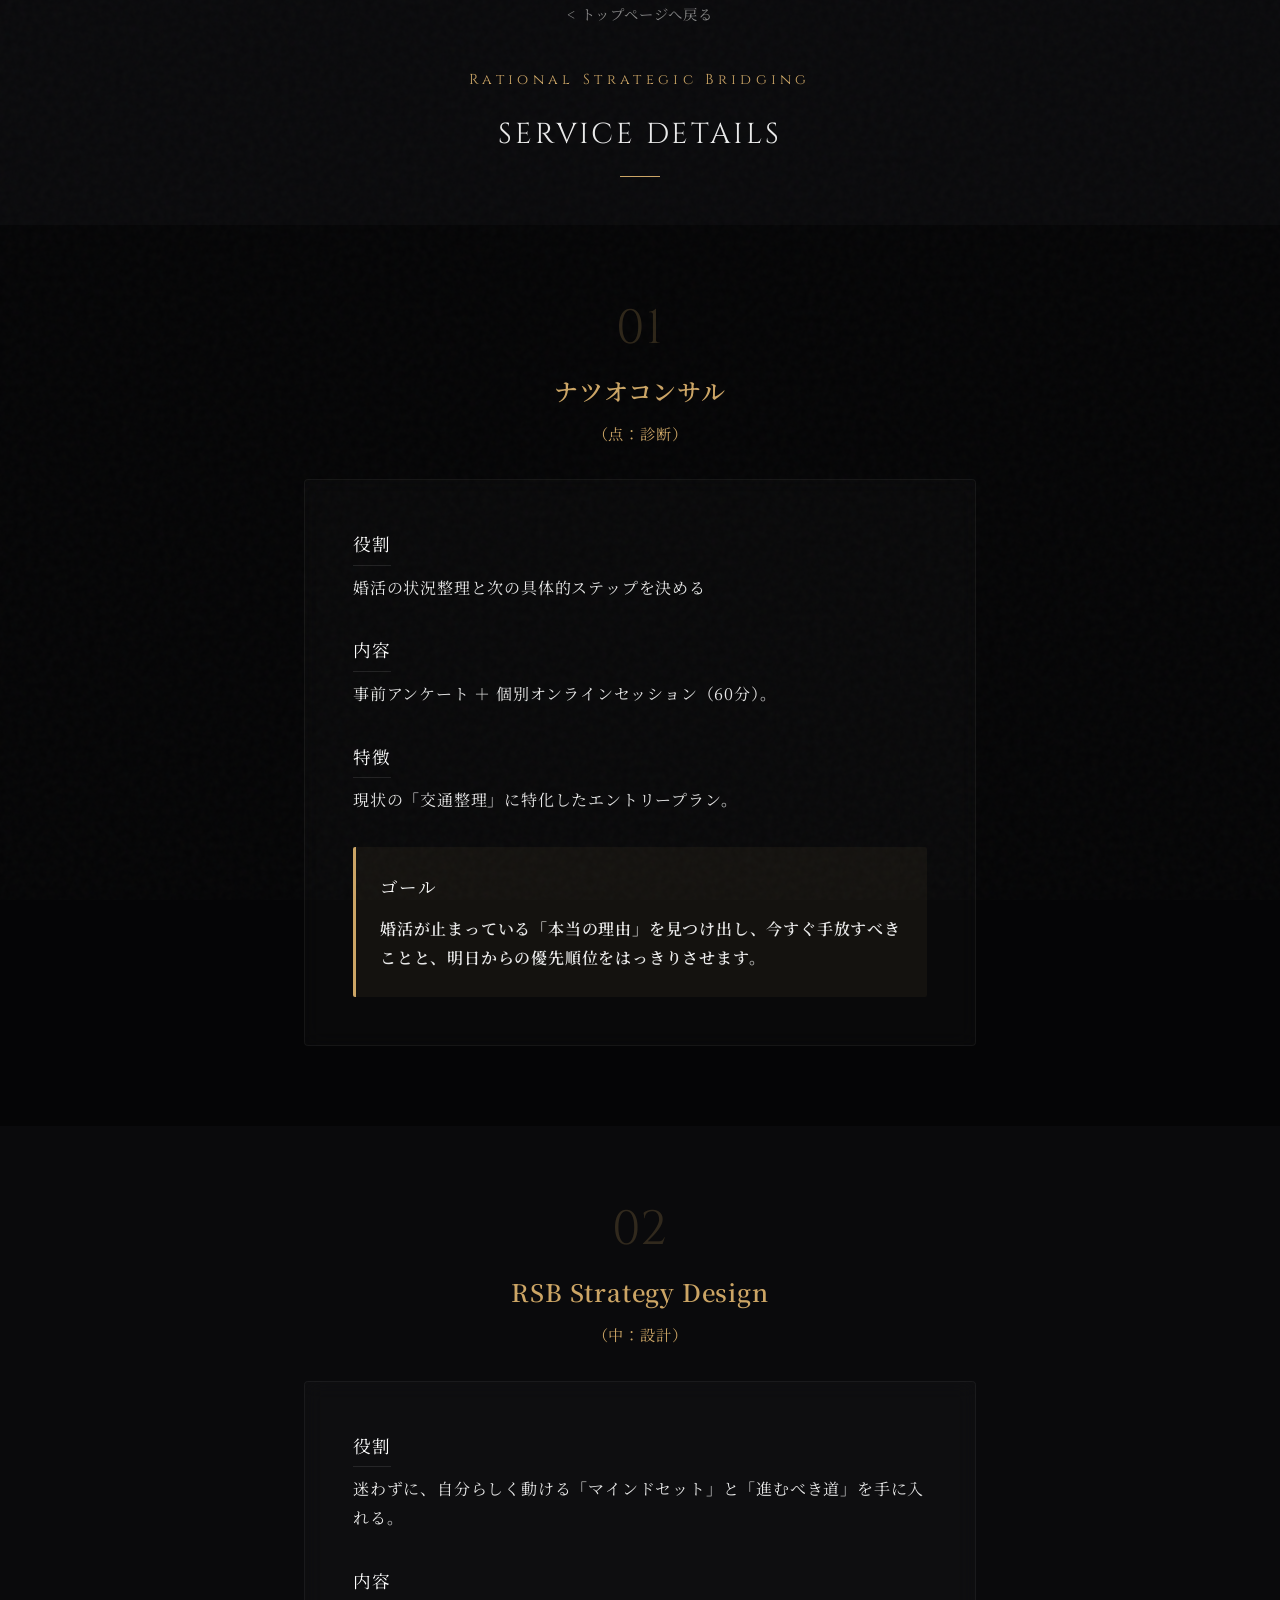
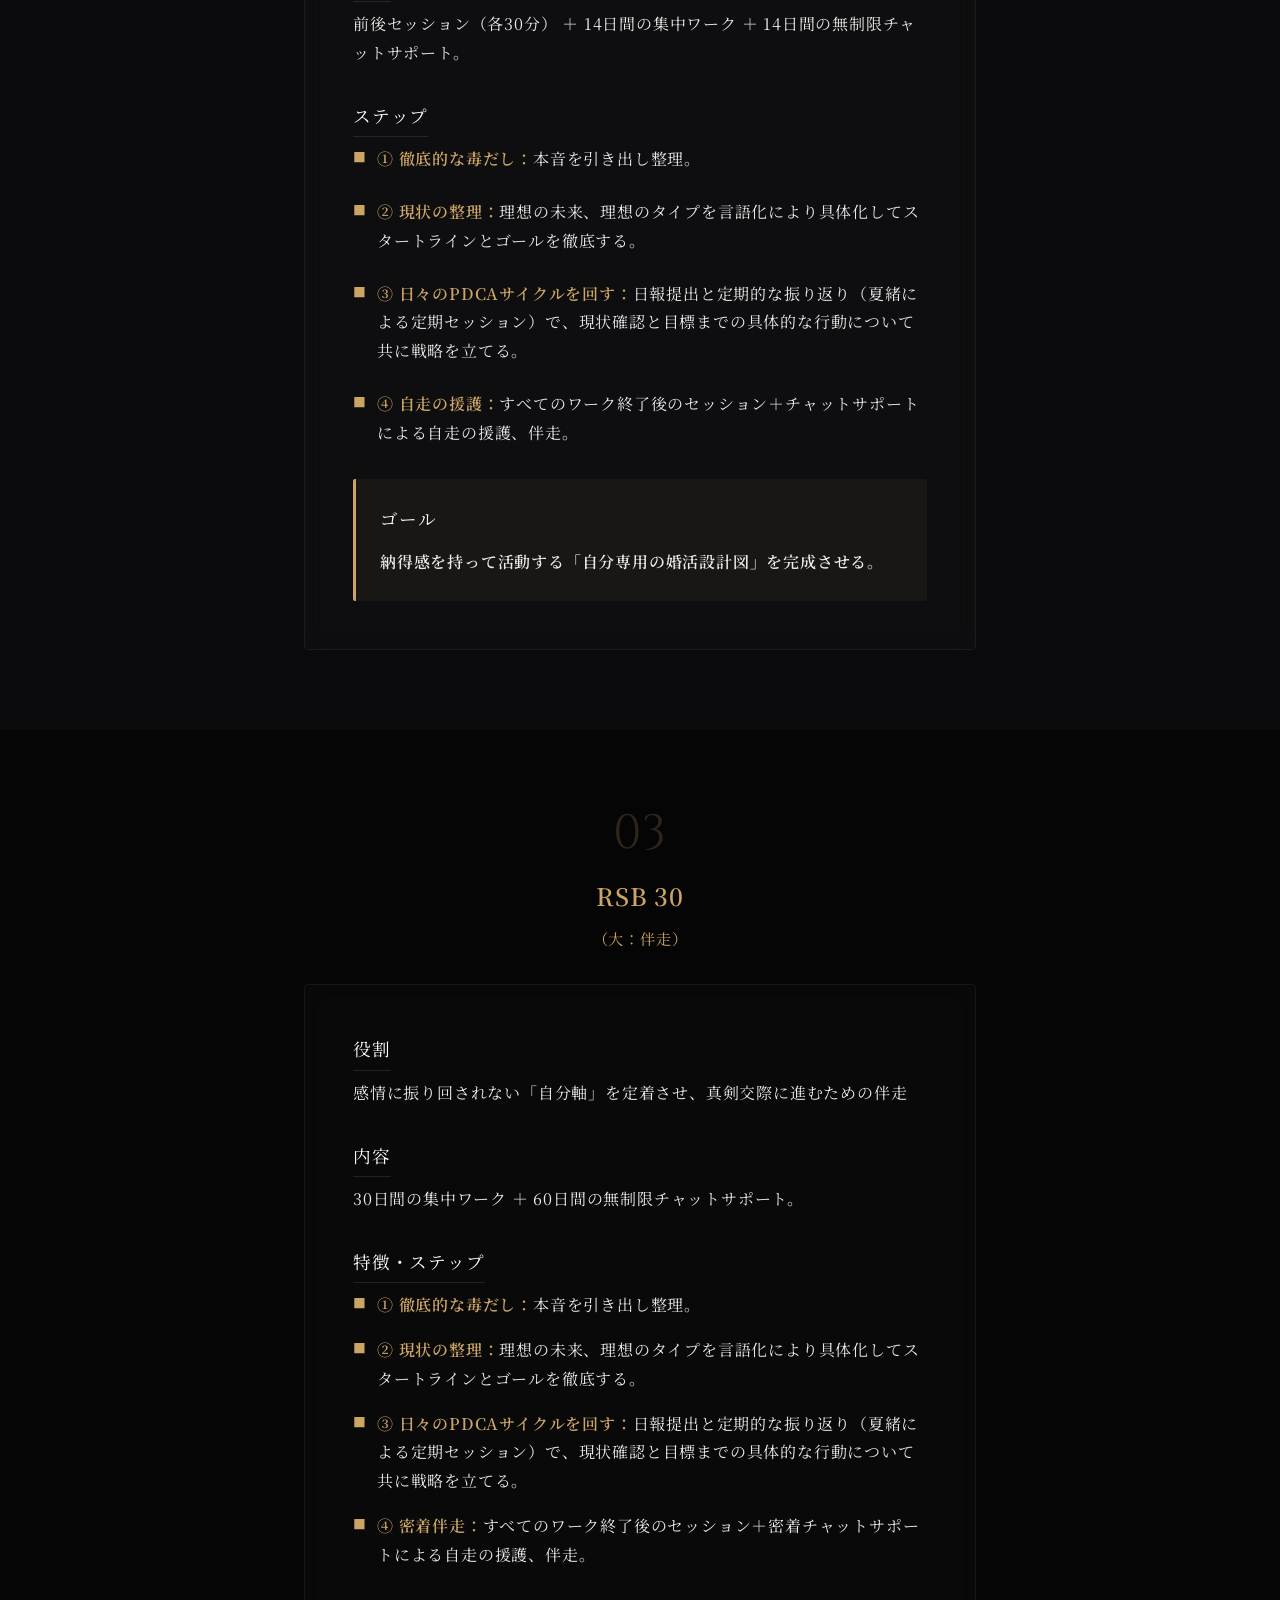
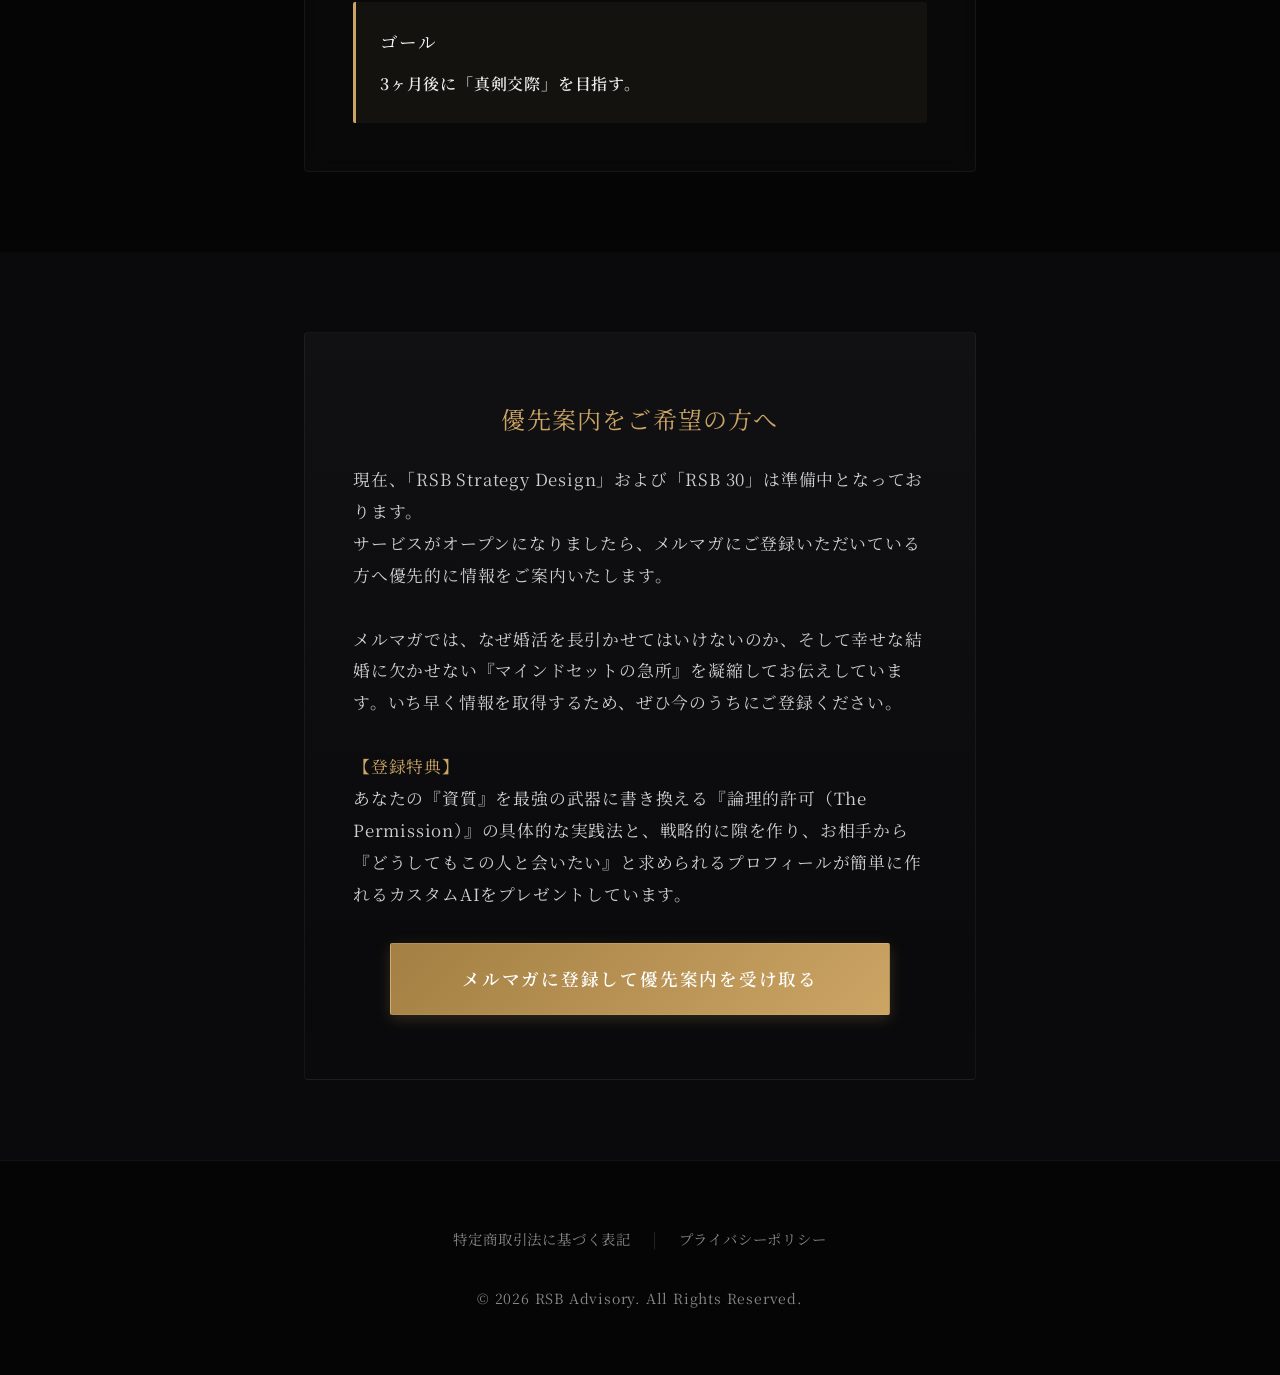
<file: 08RSB LP/services.html>
<!DOCTYPE html>
<html lang="ja">

<head>
    <meta charset="UTF-8">
    <meta name="viewport" content="width=device-width, initial-scale=1.0">
    <title>サービス詳細 | RSB | Rational Strategic Bridging</title>
    <meta name="description" content="RSB各種サービス（ナツオコンサル、RSBストラテジーデザイン、RSB 30）の詳細ページです。">
    <link rel="stylesheet" href="styles.css">
    <link rel="preconnect" href="https://fonts.googleapis.com">
    <link rel="preconnect" href="https://fonts.gstatic.com" crossorigin>
    <link href="https://fonts.googleapis.com/css2?family=Cinzel:wght@400;600&family=Noto+Serif+JP:wght@300;400;600&display=swap" rel="stylesheet">
</head>

<body>
    <div class="noise-overlay"></div>

    <header class="py-10 text-center fade-in">
        <a href="index.html" class="back-link">&lt; トップページへ戻る</a>
        <h1 class="brand-subtitle mt-6">Rational Strategic Bridging</h1>
        <h2 class="section-title">SERVICE DETAILS</h2>
    </header>

    <main>
        <!-- ① ナツオコンサル -->
        <section id="natsuo" class="service-detail-section py-20 fade-in-scroll bg-darker">
            <div class="container narrow">
                <div class="service-header text-center mb-10">
                    <div class="method-letter">01</div>
                    <h2 class="gold-text text-2xl font-bold">ナツオコンサル</h2>
                    <p class="method-jp text-gray mt-2">（点：診断）</p>
                </div>

                <div class="service-body message-box">
                    <div class="detail-block">
                        <h4 class="detail-label">役割</h4>
                        <p>婚活の状況整理と次の具体的ステップを決める</p>
                    </div>
                    
                    <div class="detail-block">
                        <h4 class="detail-label">内容</h4>
                        <p>事前アンケート ＋ 個別オンラインセッション（60分）。</p>
                    </div>
                    
                    <div class="detail-block">
                        <h4 class="detail-label">特徴</h4>
                        <p>現状の「交通整理」に特化したエントリープラン。</p>
                    </div>

                    <div class="detail-block goal-block mt-8">
                        <h4 class="detail-label text-gold">ゴール</h4>
                        <p class="font-bold">婚活が止まっている「本当の理由」を見つけ出し、今すぐ手放すべきことと、明日からの優先順位をはっきりさせます。</p>
                    </div>
                </div>
            </div>
        </section>

        <!-- ② RSB ストラテジーデザイン -->
        <section id="strategy" class="service-detail-section py-20 fade-in-scroll">
            <div class="container narrow">
                <div class="service-header text-center mb-10">
                    <div class="method-letter">02</div>
                    <h2 class="gold-text text-2xl font-bold">RSB Strategy Design</h2>
                    <p class="method-jp text-gray mt-2">（中：設計）</p>
                </div>

                <div class="service-body message-box">
                    <div class="detail-block">
                        <h4 class="detail-label">役割</h4>
                        <p>迷わずに、自分らしく動ける「マインドセット」と「進むべき道」を手に入れる。</p>
                    </div>
                    
                    <div class="detail-block">
                        <h4 class="detail-label">内容</h4>
                        <p>前後セッション（各30分） ＋ 14日間の集中ワーク ＋ 14日間の無制限チャットサポート。</p>
                    </div>
                    
                    <div class="detail-block">
                        <h4 class="detail-label">ステップ</h4>
                        <ul class="step-list">
                            <li><span class="step-title">① 徹底的な毒だし：</span>本音を引き出し整理。</li>
                            <li><span class="step-title">② 現状の整理：</span>理想の未来、理想のタイプを言語化により具体化してスタートラインとゴールを徹底する。</li>
                            <li><span class="step-title">③ 日々のPDCAサイクルを回す：</span>日報提出と定期的な振り返り（夏緒による定期セッション）で、現状確認と目標までの具体的な行動について共に戦略を立てる。</li>
                            <li><span class="step-title">④ 自走の援護：</span>すべてのワーク終了後のセッション＋チャットサポートによる自走の援護、伴走。</li>
                        </ul>
                    </div>

                    <div class="detail-block goal-block mt-8">
                        <h4 class="detail-label text-gold">ゴール</h4>
                        <p class="font-bold">納得感を持って活動する「自分専用の婚活設計図」を完成させる。</p>
                    </div>
                </div>
            </div>
        </section>

        <!-- ③ RSB 30 -->
        <section id="rsb30" class="service-detail-section py-20 fade-in-scroll bg-darker">
            <div class="container narrow">
                <div class="service-header text-center mb-10">
                    <div class="method-letter">03</div>
                    <h2 class="gold-text text-2xl font-bold">RSB 30</h2>
                    <p class="method-jp text-gray mt-2">（大：伴走）</p>
                </div>

                <div class="service-body message-box">
                    <div class="detail-block">
                        <h4 class="detail-label">役割</h4>
                        <p>感情に振り回されない「自分軸」を定着させ、真剣交際に進むための伴走</p>
                    </div>
                    
                    <div class="detail-block">
                        <h4 class="detail-label">内容</h4>
                        <p>30日間の集中ワーク ＋ 60日間の無制限チャットサポート。</p>
                    </div>
                    
                    <div class="detail-block">
                        <h4 class="detail-label">特徴・ステップ</h4>
                        <ul class="step-list feature-list">
                            <li><span class="step-title">① 徹底的な毒だし：</span>本音を引き出し整理。</li>
                            <li><span class="step-title">② 現状の整理：</span>理想の未来、理想のタイプを言語化により具体化してスタートラインとゴールを徹底する。</li>
                            <li><span class="step-title">③ 日々のPDCAサイクルを回す：</span>日報提出と定期的な振り返り（夏緒による定期セッション）で、現状確認と目標までの具体的な行動について共に戦略を立てる。</li>
                            <li><span class="step-title">④ 密着伴走：</span>すべてのワーク終了後のセッション＋密着チャットサポートによる自走の援護、伴走。</li>
                        </ul>
                    </div>

                    <div class="detail-block goal-block mt-8">
                        <h4 class="detail-label text-gold">ゴール</h4>
                        <p class="font-bold">3ヶ月後に「真剣交際」を目指す。</p>
                    </div>
                </div>
            </div>
        </section>

        <!-- CTA -->
        <section class="offer-section py-20 fade-in-scroll">
            <div class="container narrow text-center">
                <div class="cta-card">
                    <h3 class="mb-6 gold-text">優先案内をご希望の方へ</h3>
                    <p class="cta-message text-left">
                        現在、「RSB Strategy Design」および「RSB 30」は準備中となっております。<br>
                        サービスがオープンになりましたら、メルマガにご登録いただいている方へ優先的に情報をご案内いたします。<br><br>
                        メルマガでは、なぜ婚活を長引かせてはいけないのか、そして幸せな結婚に欠かせない『マインドセットの急所』を凝縮してお伝えしています。いち早く情報を取得するため、ぜひ今のうちにご登録ください。<br><br>
                        <span class="gold-text">【登録特典】</span><br>
                        あなたの『資質』を最強の武器に書き換える『論理的許可（The Permission）』の具体的な実践法と、戦略的に隙を作り、お相手から『どうしてもこの人と会いたい』と求められるプロフィールが簡単に作れるカスタムAIをプレゼントしています。
                    </p>
                    <a href="https://rsb90.jp/p/r/OHGGP9nx" target="_blank" rel="noopener noreferrer" class="btn-primary btn-large mt-8">メルマガに登録して優先案内を受け取る</a>
                </div>
            </div>
        </section>

    </main>

    <footer class="legal-section">
        <div class="container narrow text-center">
            <div class="footer-links mb-8">
                <a href="tokusho.html">特定商取引法に基づく表記</a>
                <span class="separator">|</span>
                <a href="#">プライバシーポリシー</a>
            </div>
            <p class="copyright text-sm text-gray">© 2026 RSB Advisory. All Rights Reserved.</p>
        </div>
    </footer>

    <script>
        document.addEventListener("DOMContentLoaded", function () {
            const elements = document.querySelectorAll('.fade-in-scroll');
            const observer = new IntersectionObserver((entries) => {
                entries.forEach(entry => {
                    if (entry.isIntersecting) {
                        entry.target.classList.add('visible');
                    }
                });
            }, {
                threshold: 0.1
            });
            elements.forEach(element => {
                observer.observe(element);
            });
        });
    </script>
</body>

</html>
</file>
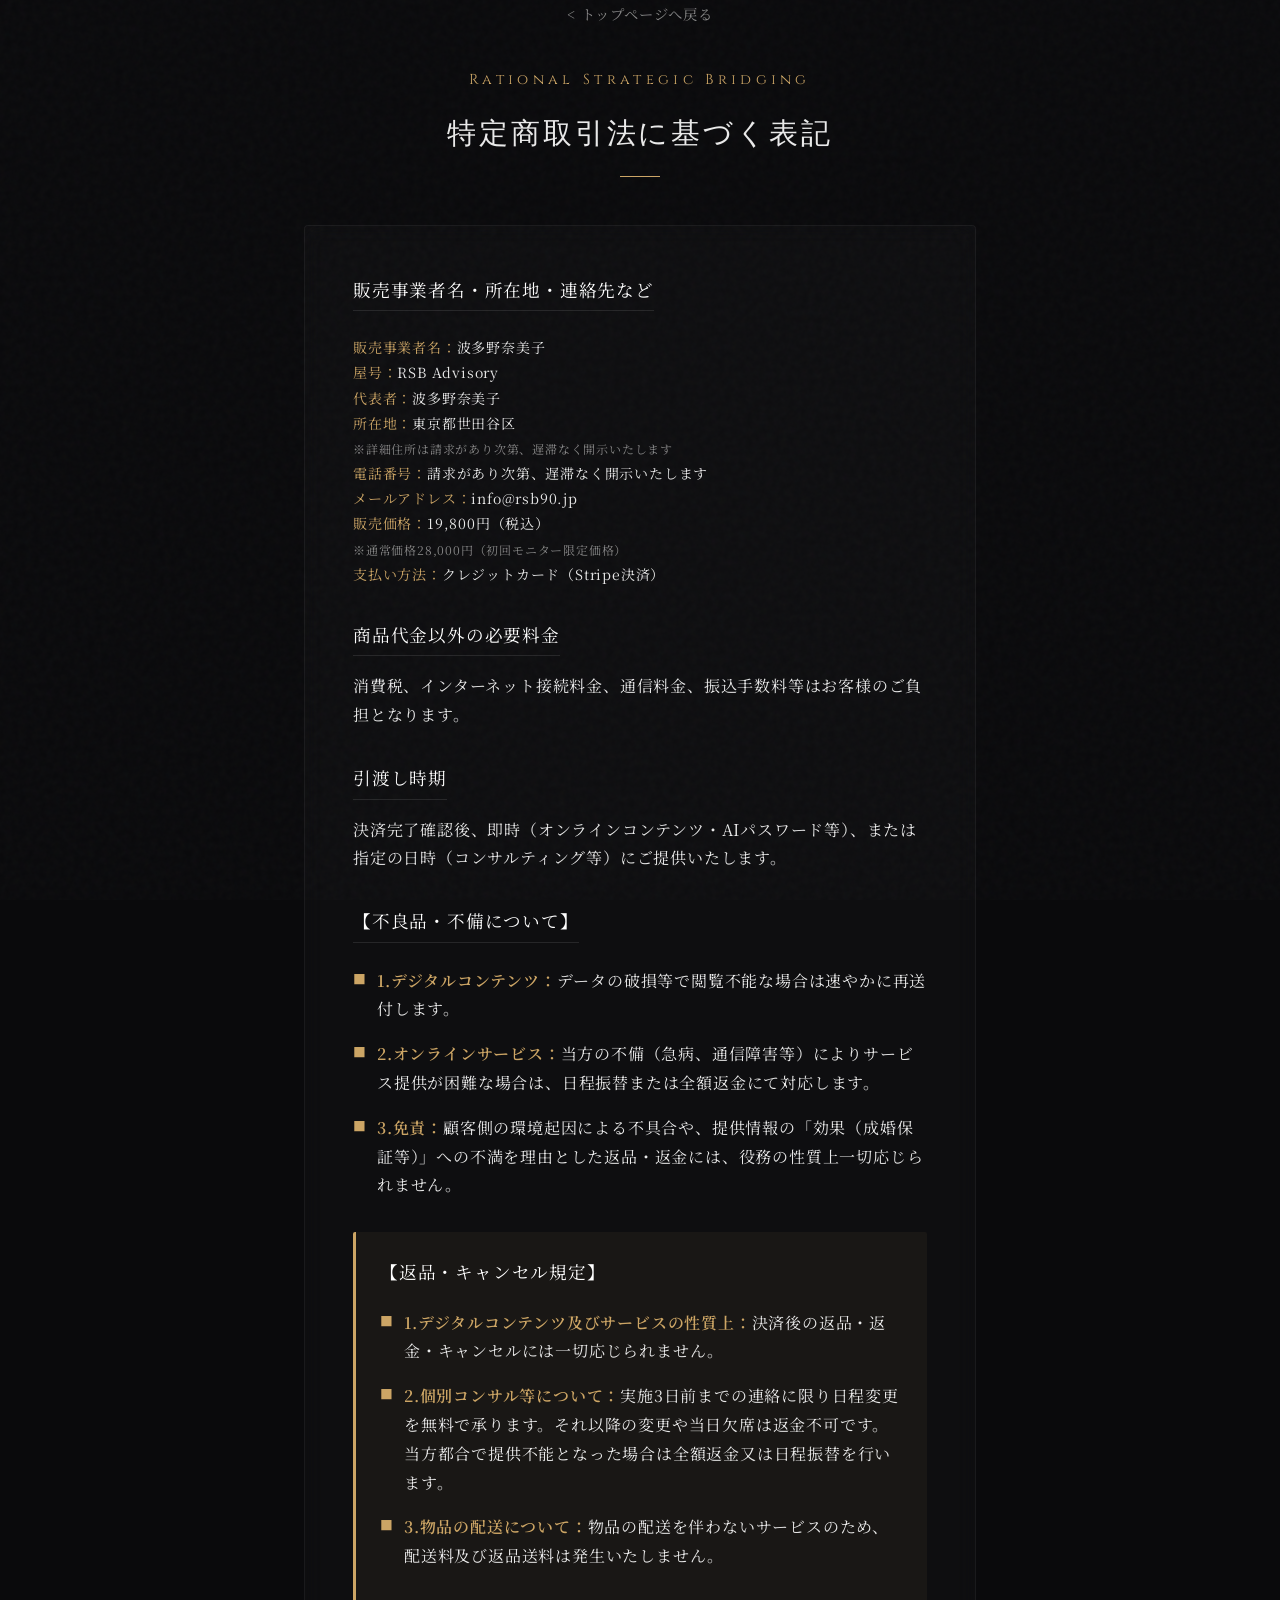
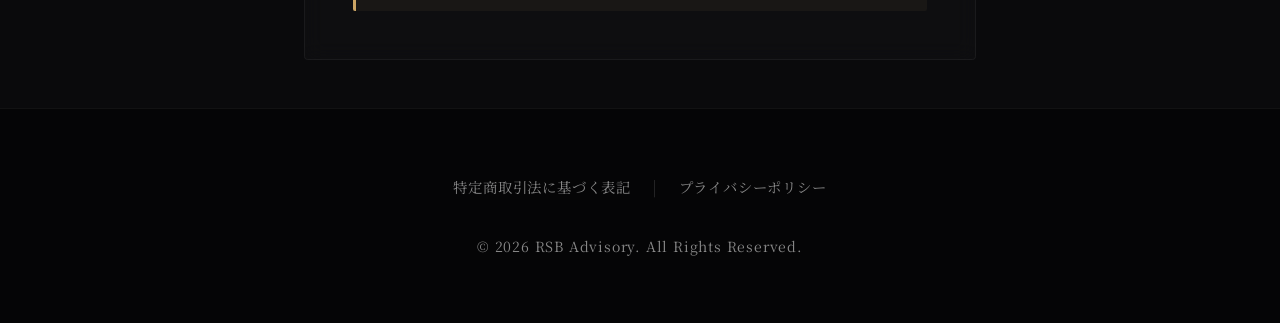
<file: 08RSB LP/tokusho.html>
<!DOCTYPE html>
<html lang="ja">

<head>
    <meta charset="UTF-8">
    <meta name="viewport" content="width=device-width, initial-scale=1.0">
    <title>特定商取引法に基づく表記 | RSB</title>
    <meta name="description" content="RSBの特定商取引法に基づく表記です。">
    <link rel="stylesheet" href="styles.css">
    <link rel="preconnect" href="https://fonts.googleapis.com">
    <link rel="preconnect" href="https://fonts.gstatic.com" crossorigin>
    <link href="https://fonts.googleapis.com/css2?family=Cinzel:wght@400;600&family=Noto+Serif+JP:wght@300;400;600&display=swap" rel="stylesheet">
</head>

<body>
    <div class="noise-overlay"></div>

    <header class="py-10 text-center fade-in">
        <a href="index.html" class="back-link">&lt; トップページへ戻る</a>
        <h1 class="brand-subtitle mt-6">Rational Strategic Bridging</h1>
        <h2 class="section-title">特定商取引法に基づく表記</h2>
    </header>

    <main>
        <section class="service-detail-section py-10 fade-in-scroll">
            <div class="container narrow">
                <div class="message-box" style="margin-bottom: 3rem;">
                    
                    <div class="detail-block">
                        <h4 class="detail-label">販売事業者名・所在地・連絡先など</h4>
                        <div class="mt-4 text-sm">
                            <p class="mb-2"><span class="gold-text">販売事業者名：</span>波多野奈美子</p>
                            <p class="mb-2"><span class="gold-text">屋号：</span>RSB Advisory</p>
                            <p class="mb-2"><span class="gold-text">代表者：</span>波多野奈美子</p>
                            <p class="mb-2">
                                <span class="gold-text">所在地：</span>東京都世田谷区<br>
                                <span class="text-gray text-xs">※詳細住所は請求があり次第、遅滞なく開示いたします</span>
                            </p>
                            <p class="mb-2"><span class="gold-text">電話番号：</span>請求があり次第、遅滞なく開示いたします</p>
                            <p class="mb-2"><span class="gold-text">メールアドレス：</span>info@rsb90.jp</p>
                            <p class="mb-2">
                                <span class="gold-text">販売価格：</span>19,800円（税込）<br>
                                <span class="text-gray text-xs">※通常価格28,000円（初回モニター限定価格）</span>
                            </p>
                            <p class="mb-2"><span class="gold-text">支払い方法：</span>クレジットカード（Stripe決済）</p>
                        </div>
                    </div>

                    <div class="detail-block mt-8">
                        <h4 class="detail-label">商品代金以外の必要料金</h4>
                        <p class="mt-2">消費税、インターネット接続料金、通信料金、振込手数料等はお客様のご負担となります。</p>
                    </div>

                    <div class="detail-block mt-8">
                        <h4 class="detail-label">引渡し時期</h4>
                        <p class="mt-2">決済完了確認後、即時（オンラインコンテンツ・AIパスワード等）、または指定の日時（コンサルティング等）にご提供いたします。</p>
                    </div>

                    <div class="detail-block mt-8">
                        <h4 class="detail-label text-gold">【不良品・不備について】</h4>
                        <ul class="step-list feature-list mt-4">
                            <li><span class="step-title">1.デジタルコンテンツ：</span>データの破損等で閲覧不能な場合は速やかに再送付します。</li>
                            <li><span class="step-title">2.オンラインサービス：</span>当方の不備（急病、通信障害等）によりサービス提供が困難な場合は、日程振替または全額返金にて対応します。</li>
                            <li><span class="step-title">3.免責：</span>顧客側の環境起因による不具合や、提供情報の「効果（成婚保証等）」への不満を理由とした返品・返金には、役務の性質上一切応じられません。</li>
                        </ul>
                    </div>

                    <div class="detail-block goal-block mt-8">
                        <h4 class="detail-label text-gold">【返品・キャンセル規定】</h4>
                        <ul class="step-list feature-list mt-4">
                            <li><span class="step-title">1.デジタルコンテンツ及びサービスの性質上：</span>決済後の返品・返金・キャンセルには一切応じられません。</li>
                            <li><span class="step-title">2.個別コンサル等について：</span>実施3日前までの連絡に限り日程変更を無料で承ります。それ以降の変更や当日欠席は返金不可です。当方都合で提供不能となった場合は全額返金又は日程振替を行います。</li>
                            <li><span class="step-title">3.物品の配送について：</span>物品の配送を伴わないサービスのため、配送料及び返品送料は発生いたしません。</li>
                        </ul>
                    </div>

                </div>
            </div>
        </section>
    </main>

    <footer class="legal-section">
        <div class="container narrow text-center">
            <div class="footer-links mb-8">
                <a href="tokusho.html">特定商取引法に基づく表記</a>
                <span class="separator">|</span>
                <a href="#">プライバシーポリシー</a>
            </div>
            <p class="copyright text-sm text-gray">© 2026 RSB Advisory. All Rights Reserved.</p>
        </div>
    </footer>

    <script>
        document.addEventListener("DOMContentLoaded", function () {
            const elements = document.querySelectorAll('.fade-in-scroll');
            const observer = new IntersectionObserver((entries) => {
                entries.forEach(entry => {
                    if (entry.isIntersecting) {
                        entry.target.classList.add('visible');
                    }
                });
            }, {
                threshold: 0.1
            });
            elements.forEach(element => {
                observer.observe(element);
            });
        });
    </script>
</body>

</html>
</file>
<file: 08RSB LP/styles.css>
:root {
    --color-bg: #0a0a0c;
    --color-bg-darker: #050506;
    --color-text: #eaeaea;
    --color-gray: #888888;
    --color-gold: #cca565;
    --color-gold-dark: #a37f43;
    --font-heading: 'Noto Serif JP', serif;
    --font-body: 'Noto Serif JP', serif;
    --font-en: 'Cinzel', serif;
}

* {
    margin: 0;
    padding: 0;
    box-sizing: border-box;
}

body {
    background-color: var(--color-bg);
    color: var(--color-text);
    font-family: var(--font-body);
    line-height: 1.8;
    letter-spacing: 0.05em;
    overflow-x: hidden;
}

/* Subtle background noise texture */
.noise-overlay {
    position: fixed;
    top: 0;
    left: 0;
    width: 100vw;
    height: 100vh;
    pointer-events: none;
    z-index: 9999;
    opacity: 0.03;
    background-image: url("data:image/svg+xml,%3Csvg viewBox='0 0 200 200' xmlns='http://www.w3.org/2000/svg'%3E%3Cfilter id='noiseFilter'%3E%3CfeTurbulence type='fractalNoise' baseFrequency='0.65' numOctaves='3' stitchTiles='stitch'/%3E%3C/filter%3E%3Crect width='100%25' height='100%25' filter='url(%23noiseFilter)'/%3E%3C/svg%3E");
}

.container {
    max-width: 1200px;
    margin: 0 auto;
    padding: 0 5%;
}

.container.narrow {
    max-width: 800px;
}

.text-center { text-align: center; }
.text-left { text-align: left; }
.gold-text, .text-gold { color: var(--color-gold); }
.text-gray { color: var(--color-gray); }
.font-bold { font-weight: 600; }
.text-xl { font-size: 1.25rem; }
.text-2xl { font-size: 1.5rem; }
.text-sm { font-size: 0.875rem; }
.text-xs { font-size: 0.75rem; }
.mt-2 { margin-top: 0.5rem; }
.mt-4 { margin-top: 1rem; }
.mt-6 { margin-top: 1.5rem; }
.mt-8 { margin-top: 2rem; }
.mt-10 { margin-top: 2.5rem; }
.mt-12 { margin-top: 3rem; }
.mb-4 { margin-bottom: 1rem; }
.mb-6 { margin-bottom: 1.5rem; }
.mb-8 { margin-bottom: 2rem; }
.mb-10 { margin-bottom: 2.5rem; }
.mb-12 { margin-bottom: 3rem; }
.py-20 { padding-top: 5rem; padding-bottom: 5rem; }
.bg-darker { background-color: var(--color-bg-darker); }

.sp-only { display: none; }

/* Buttons */
.btn-primary {
    display: inline-block;
    padding: 1rem 3rem;
    background: linear-gradient(135deg, var(--color-gold-dark), var(--color-gold));
    color: #fff;
    text-decoration: none;
    font-weight: 600;
    font-family: var(--font-heading);
    letter-spacing: 0.1em;
    border-radius: 2px;
    transition: all 0.3s ease;
    border: 1px solid rgba(255,255,255,0.1);
    box-shadow: 0 4px 15px rgba(204, 165, 101, 0.2);
    /* For smaller screens, ensuring it doesn't overflow */
    max-width: 100%;
    word-break: break-word;
}

.btn-primary:hover {
    background: linear-gradient(135deg, var(--color-gold), #e8c78c);
    box-shadow: 0 6px 20px rgba(204, 165, 101, 0.4);
    transform: translateY(-2px);
}

.btn-large {
    font-size: 1.1rem;
    padding: 1.2rem 3rem;
    width: 100%;
    max-width: 500px;
}

/* Typography */
h1, h2, h3, h4 {
    font-family: var(--font-heading);
    font-weight: 400;
}

.section-title {
    font-size: 1.8rem;
    text-align: center;
    margin-bottom: 3rem;
    position: relative;
    padding-bottom: 1rem;
    font-family: var(--font-en);
    letter-spacing: 0.1em;
}

.section-title::after {
    content: '';
    position: absolute;
    bottom: 0;
    left: 50%;
    transform: translateX(-50%);
    width: 40px;
    height: 1px;
    background-color: var(--color-gold);
}

.brand-subtitle {
    font-family: var(--font-en);
    color: var(--color-gold);
    letter-spacing: 0.3em;
    margin-bottom: 1rem;
    font-size: 0.9rem;
}

/* First View */
.fv-section {
    min-height: 100vh;
    display: flex;
    flex-direction: column;
    justify-content: center;
    align-items: center;
    position: relative;
    background: radial-gradient(circle at center, rgba(204,165,101,0.05) 0%, rgba(10,10,12,1) 60%);
}

.fv-catchphrase {
    font-size: 2.5rem;
    line-height: 1.6;
    margin-bottom: 2rem;
    text-shadow: 0 2px 10px rgba(0,0,0,0.5);
}

.fv-subcatch {
    font-size: 1.15rem;
    color: #ffffff;
    line-height: 2;
    text-shadow: 0 2px 5px rgba(0,0,0,0.8);
    background: rgba(0, 0, 0, 0.5);
    padding: 0.8rem 1.5rem;
    border-radius: 4px;
    letter-spacing: 0.1em;
}

.highlight-gold {
    color: var(--color-gold);
}

.scroll-indicator {
    position: absolute;
    bottom: 2rem;
    left: 50% !important;
    transform: translateX(-50%) !important;
    z-index: 100;
    margin: 0 !important;
    padding: 0 !important;
    right: auto !important;
    display: flex;
    flex-direction: column;
    align-items: center;
    font-family: var(--font-en);
    font-size: 0.7rem;
    color: var(--color-gray);
    letter-spacing: 0.1em;
}

.scroll-indicator .line {
    width: 1px;
    height: 40px;
    background-color: var(--color-gray);
    margin-top: 10px;
    animation: scrollLine 2s infinite ease-in-out;
    transform-origin: top;
}

@keyframes scrollLine {
    0% { transform: scaleY(0); opacity: 0; }
    50% { transform: scaleY(1); opacity: 1; }
    100% { transform: scaleY(0); opacity: 0; transform-origin: bottom; }
}

/* Content Boxes */
.message-box {
    background: rgba(255, 255, 255, 0.02);
    border: 1px solid rgba(255, 255, 255, 0.05);
    padding: 3rem;
    border-radius: 4px;
    backdrop-filter: blur(10px);
}

.lead-text {
    font-size: 1.2rem;
    line-height: 2;
}

/* Solution / Service Grid */
.grid-3 {
    display: grid;
    grid-template-columns: repeat(auto-fit, minmax(200px, 1fr));
    gap: 2rem;
    margin-top: 3rem;
}

.method-card {
    background: rgba(255,255,255,0.02);
    padding: 2.5rem 1rem;
    border-top: 2px solid var(--color-gold);
    transition: transform 0.3s ease;
    text-align: center;
}

.method-card:hover {
    transform: translateY(-5px);
    background: rgba(255,255,255,0.04);
}

.method-letter {
    font-family: var(--font-en);
    font-size: 3rem;
    color: rgba(204, 165, 101, 0.2);
    line-height: 1;
    margin-bottom: 1rem;
}

.method-card h4 {
    font-size: 1.3rem;
    margin-bottom: 0.5rem;
    color: #fff;
}

.method-jp {
    font-family: var(--font-heading);
    font-size: 0.95rem;
    color: var(--color-gold);
}

/* Pricing and Offer */
.price-box-large {
    margin: 2rem 0;
}

.price-label-large {
    font-size: 1.2rem;
    color: var(--color-gray);
    font-family: var(--font-en);
    letter-spacing: 0.1em;
}

.price-large {
    font-size: 4rem;
    font-family: var(--font-en);
    color: var(--color-gold);
    line-height: 1.2;
    text-shadow: 0 0 20px rgba(204,165,101,0.2);
}

.currency {
    font-size: 1.5rem;
    font-family: var(--font-heading);
    margin-left: 0.5rem;
}

.scarcity-box {
    display: inline-block;
    padding: 1.5rem 3rem;
    border: 1px solid rgba(204,165,101,0.3);
    border-radius: 4px;
    background: rgba(204,165,101,0.05);
}

/* CTA Card */
.cta-card {
    background: linear-gradient(to bottom, rgba(255,255,255,0.03), rgba(0,0,0,0));
    border: 1px solid rgba(255,255,255,0.05);
    padding: 4rem 3rem;
    border-radius: 4px;
}

.cta-card h3 {
    font-size: 1.5rem;
    letter-spacing: 0.05em;
}

.cta-message {
    font-size: 1.05rem;
    line-height: 1.9;
    color: #d0d0d0;
}

/* Footer / Legal Links */
.legal-section {
    padding: 4rem 0;
    border-top: 1px solid rgba(255,255,255,0.05);
    background-color: var(--color-bg-darker);
}

.footer-links a {
    color: var(--color-gray);
    text-decoration: none;
    font-size: 0.9rem;
    transition: color 0.3s;
}

.footer-links a:hover {
    color: var(--color-gold);
}

.separator {
    color: var(--color-gray);
    margin: 0 1rem;
    opacity: 0.3;
}

/* Link Wrap for Cards */
.method-card-link {
    text-decoration: none;
    color: inherit;
    display: block;
}

/* Service Detail Page Styles */
.back-link {
    display: inline-block;
    color: var(--color-gray);
    text-decoration: none;
    font-size: 0.9rem;
    transition: color 0.3s;
    margin-bottom: 1rem;
}

.back-link:hover {
    color: var(--color-gold);
}

.service-header {
    margin-bottom: 2rem;
}

.service-body {
    text-align: left;
}

.detail-block {
    margin-bottom: 2rem;
}

.detail-block:last-child {
    margin-bottom: 0;
}

.detail-label {
    font-size: 1.1rem;
    color: #fff;
    margin-bottom: 0.5rem;
    border-bottom: 1px solid rgba(255,255,255,0.1);
    padding-bottom: 0.3rem;
    display: inline-block;
}

.goal-block {
    background: rgba(204,165,101,0.05);
    padding: 1.5rem;
    border-left: 3px solid var(--color-gold);
    border-radius: 2px;
}

.goal-block .detail-label {
    border-bottom: none;
    display: block;
}

.step-list {
    list-style: none;
    margin-left: 0;
}

.step-list li {
    margin-bottom: 1.5rem;
    padding-left: 1.5rem;
    position: relative;
}

.step-list li::before {
    content: "■";
    position: absolute;
    left: 0;
    top: 0;
    color: var(--color-gold);
    font-size: 0.8rem;
    line-height: 1.8;
}

.feature-list li {
    margin-bottom: 1rem;
}

.step-title {
    color: var(--color-gold);
    font-weight: 600;
}

/* Animations */
.fade-in {
    animation: fadeIn 1.5s ease-out forwards;
}

@keyframes fadeIn {
    from { opacity: 0; transform: translateY(20px); }
    to { opacity: 1; transform: translateY(0); }
}

.fade-in-scroll {
    opacity: 0;
    transform: translateY(30px);
    transition: opacity 1s ease-out, transform 1s ease-out;
}

.fade-in-scroll.visible {
    opacity: 1;
    transform: translateY(0);
}

/* Responsive */
@media (max-width: 768px) {
    .sp-only {
        display: inline;
    }
    br.sp-only {
        display: block;
    }
    
    .fv-catchphrase {
        font-size: 1.8rem;
    }
    .fv-subcatch {
        font-size: 0.95rem;
    }
    
    .message-box {
        padding: 2rem 1.5rem;
    }
    
    .price-large {
        font-size: 3rem;
    }
    
    .currency {
        font-size: 1.2rem;
    }
    
    .scarcity-box {
        padding: 1.5rem 1.5rem;
        width: 100%;
    }

    .cta-card {
        padding: 2.5rem 1.5rem;
    }
    
    .btn-large {
        padding: 1rem 1.5rem;
        font-size: 1rem;
    }
    
    .footer-links a {
        display: block;
        margin-bottom: 0.5rem;
    }
    
    .separator {
        display: none;
    }
}

/* =========================================
   New LP Sections (v2)
   ========================================= */

/* Feature Lists & Checkmarks */
.check-list {
    list-style: none;
    margin-bottom: 2rem;
}

.check-list li {
    position: relative;
    padding-left: 2rem;
    margin-bottom: 1rem;
    font-size: 1.1rem;
}

.check-list li::before {
    content: "✓";
    position: absolute;
    left: 0;
    top: 0;
    color: var(--color-gold);
    font-weight: bold;
}

.cross-list {
    list-style: none;
    margin-bottom: 2rem;
}

.cross-list li {
    position: relative;
    padding-left: 2rem;
    margin-bottom: 1rem;
    color: var(--color-gray);
    font-size: 1.1rem;
}

.cross-list li::before {
    content: "✗";
    position: absolute;
    left: 0;
    top: 0;
    color: #cc6565;
    font-weight: bold;
}

/* Paradigm Shift (OLD / NEW) */
.paradigm-grid {
    display: grid;
    grid-template-columns: 1fr 1fr;
    gap: 3rem;
    margin-top: 2rem;
}

.paradigm-box {
    background: rgba(255,255,255,0.02);
    border: 1px solid rgba(255,255,255,0.05);
    padding: 2.5rem;
    border-radius: 4px;
}

.paradigm-box.new {
    border-color: var(--color-gold);
    background: rgba(204,165,101,0.02);
}

.paradigm-box-title {
    font-size: 1.2rem;
    font-family: var(--font-en);
    text-align: center;
    margin-bottom: 1.5rem;
    padding-bottom: 1rem;
    border-bottom: 1px solid rgba(255,255,255,0.1);
}

.paradigm-box.new .paradigm-box-title {
    color: var(--color-gold);
    border-color: rgba(204,165,101,0.3);
}

/* Instructor Section */
.instructor-profile {
    display: grid;
    grid-template-columns: 300px 1fr;
    gap: 3rem;
    align-items: center;
}

.profile-img-wrap {
    width: 100%;
    aspect-ratio: 1;
    border-radius: 50%;
    overflow: hidden;
    border: 2px solid var(--color-gold);
    padding: 5px;
}

.profile-img {
    width: 100%;
    height: 100%;
    object-fit: cover;
    border-radius: 50%;
}

.profile-name {
    font-size: 1.8rem;
    font-family: var(--font-heading);
    margin-bottom: 0.5rem;
}

.profile-role {
    color: var(--color-gold);
    font-size: 1rem;
    margin-bottom: 1.5rem;
}

/* FAQ Accordion */
.faq-container {
    max-width: 800px;
    margin: 0 auto;
}

.faq-item {
    margin-bottom: 1rem;
    border: 1px solid rgba(255,255,255,0.1);
    border-radius: 4px;
    overflow: hidden;
}

.faq-question {
    padding: 1.5rem;
    background: rgba(255,255,255,0.03);
    cursor: pointer;
    font-weight: 600;
    display: flex;
    justify-content: space-between;
    align-items: center;
    transition: background 0.3s;
}

.faq-question:hover {
    background: rgba(255,255,255,0.05);
}

.faq-icon {
    font-size: 1.5rem;
    color: var(--color-gold);
    transition: transform 0.3s;
}

.faq-item.active .faq-icon {
    transform: rotate(45deg);
}

.faq-answer {
    padding: 0 1.5rem;
    max-height: 0;
    overflow: hidden;
    transition: max-height 0.3s ease-out, padding 0.3s ease-out;
    background: rgba(0,0,0,0.2);
}

.faq-item.active .faq-answer {
    padding: 1.5rem;
    max-height: 500px; /* arbitrary height for animation */
}

/* Chapter / Story Section */
.chapter-block {
    margin-bottom: 4rem;
    padding-left: 2rem;
    border-left: 1px solid rgba(204,165,101,0.3);
    position: relative;
}

.chapter-block::before {
    content: '';
    position: absolute;
    left: -6px;
    top: 0;
    width: 11px;
    height: 11px;
    border-radius: 50%;
    background-color: var(--color-gold);
}

.chapter-label {
    font-family: var(--font-en);
    color: var(--color-gold);
    font-size: 1rem;
    letter-spacing: 0.1em;
    margin-bottom: 0.5rem;
}

.chapter-title {
    font-size: 1.5rem;
    margin-bottom: 1.5rem;
}

/* Compare / Evidence Cards */
.evidence-grid {
    display: grid;
    grid-template-columns: repeat(auto-fit, minmax(200px, 1fr));
    gap: 2rem;
}

.evidence-card {
    text-align: center;
    padding: 2rem;
    background: rgba(255,255,255,0.02);
    border: 1px solid rgba(255,255,255,0.05);
}

.evidence-number {
    font-size: 3.5rem;
    font-family: var(--font-en);
    color: var(--color-gold);
    line-height: 1;
    margin-bottom: 0.5rem;
}

/* Responsive adjustments for new sections */
@media (max-width: 768px) {
    .paradigm-grid, .instructor-profile {
        grid-template-columns: 1fr;
        gap: 2rem;
    }
    .profile-img-wrap {
        width: 200px;
        margin: 0 auto;
    }
    .chapter-block {
        padding-left: 1.5rem;
    }
}

/* =========================================
   Parallax & Immersive Effects
   ========================================= */

.parallax-wrapper {
    position: relative;
    padding: 8rem 0;
    background-color: var(--color-bg);
    background-size: cover;
    background-position: center;
    background-attachment: fixed; /* Parallax effect */
    display: flex;
    align-items: center;
    justify-content: center;
    text-align: center;
    overflow: hidden;
}

/* Fallback for iOS Safari which struggles with background-attachment: fixed */
@supports (-webkit-touch-callout: none) {
    .parallax-wrapper {
        background-attachment: scroll;
    }
}

.parallax-wrapper::before {
    content: '';
    position: absolute;
    top: 0; left: 0; width: 100%; height: 100%;
    /* Stronger gradient overlay to blend into the main black background (#0a0a0c) */
    background: linear-gradient(to bottom, 
        var(--color-bg) 0%, 
        rgba(10,10,12,0.6) 20%, 
        rgba(10,10,12,0.6) 80%, 
        var(--color-bg) 100%);
    z-index: 1;
}

.parallax-content {
    position: relative;
    z-index: 2;
    padding: 0 5%;
}

/* Specific Backgrounds */
.bg-future {
    background-image: url('画像/差し込み画像/bright-future.png');
}
.bg-story {
    background-image: url('画像/差し込み画像/二人.jpg');
}
.bg-natsuo2 {
    background-image: url('画像/parallax_happy_marriage.png');
    background-position: center;
}

/* Parallax Text Styles */
.parallax-message {
    font-size: 2.2rem;
    line-height: 1.6;
    font-family: var(--font-heading);
    text-shadow: 0 4px 15px rgba(0,0,0,0.8);
    margin-bottom: 2rem;
}

.parallax-sub {
    font-size: 1.1rem;
    color: var(--color-gold);
    letter-spacing: 0.1em;
}

/* Slow Zoom Effects (Ken Burns) */
.story-image-container {
    overflow: hidden;
    border-radius: 4px;
    border: 1px solid rgba(255,255,255,0.05);
    margin: 2rem 0;
    aspect-ratio: 16 / 9;
}

.zoom-image-fade {
    width: 100%;
    height: 100%;
    object-fit: cover;
    display: block;
    transform: scale(1);
    transition: transform 10s ease-out;
}

/* JS will add .zooming class when in view */
.story-image-container.visible .zoom-image-fade {
    transform: scale(1.08); /* Slow zoom effect */
}

/* Chapter Layout with Image */
.chapter-flex {
    display: flex;
    flex-wrap: wrap;
    gap: 2rem;
    align-items: center;
}

.chapter-text-col {
    flex: 1 1 300px;
}

.chapter-img-col {
    flex: 1 1 300px;
}

/* FV Background Enhancement */
.fv-section {
    background-image: url('画像/差し込み画像/二人.jpg');
    background-size: cover;
    background-position: center;
    background-attachment: fixed;
}

.fv-section::before {
    content: '';
    position: absolute;
    top: 0; left: 0; width: 100%; height: 100%;
    /* Heavy dark overlay for the FV to pop the Catchphrase */
    background: radial-gradient(circle at center, rgba(10,10,12,0.4) 0%, rgba(5,5,6,0.8) 60%, var(--color-bg) 100%);
    z-index: 0;
}

/* Add bottom fade to FV to blend into next section */
.fv-section::after {
    content: '';
    position: absolute;
    bottom: 0; left: 0; width: 100%; height: 15vh;
    background: linear-gradient(to bottom, transparent, var(--color-bg));
    z-index: 0;
}

.fv-section .container {
    position: relative;
    z-index: 1;
}

.fv-section .scroll-indicator {
    z-index: 5;
}

@media (max-width: 768px) {
    .parallax-wrapper {
        padding: 5rem 0;
    }
    .parallax-message {
        font-size: 1.5rem;
    }
    .chapter-flex {
        flex-direction: column-reverse;
    }
}

/* =========================================
   Note Integration (RSS)
   ========================================= */
.note-grid {
    display: grid;
    grid-template-columns: repeat(auto-fit, minmax(280px, 1fr));
    gap: 2rem;
    margin-top: 2rem;
    text-align: left;
}

.note-card {
    display: block;
    background: rgba(255,255,255,0.02);
    border: 1px solid rgba(255,255,255,0.05);
    border-radius: 4px;
    overflow: hidden;
    text-decoration: none;
    color: var(--color-text);
    transition: transform 0.3s ease, border-color 0.3s ease, box-shadow 0.3s ease;
}

.note-card:hover {
    transform: translateY(-5px);
    border-color: rgba(204, 165, 101, 0.5);
    box-shadow: 0 8px 25px rgba(204, 165, 101, 0.15);
}

.note-thumb-wrapper {
    position: relative;
    width: 100%;
    aspect-ratio: 1.91 / 1;
    overflow: hidden;
    background: #111;
}

.note-thumb {
    width: 100%;
    height: 100%;
    object-fit: cover;
    transition: transform 0.5s ease;
}

.note-card:hover .note-thumb {
    transform: scale(1.05);
}

.note-thumb-overlay {
    position: absolute;
    top: 0; left: 0; width: 100%; height: 100%;
    background: rgba(0,0,0,0.5);
    display: flex;
    align-items: center;
    justify-content: center;
    opacity: 0;
    transition: opacity 0.3s ease;
}

.note-card:hover .note-thumb-overlay {
    opacity: 1;
}

.read-more-text {
    font-family: var(--font-en);
    color: var(--color-gold);
    border: 1px solid var(--color-gold);
    padding: 0.5rem 1.5rem;
    font-size: 0.9rem;
    letter-spacing: 0.1em;
}

.note-content {
    padding: 1.5rem;
}

.note-date {
    font-family: var(--font-en);
    font-size: 0.8rem;
    color: var(--color-gray);
    margin-bottom: 0.5rem;
}

.note-title {
    font-size: 1.1rem;
    line-height: 1.5;
    font-weight: 600;
    margin-bottom: 0;
    /* Multiline truncation (2 lines) */
    display: -webkit-box;
    -webkit-line-clamp: 2;
    line-clamp: 2;
    -webkit-box-orient: vertical;
    overflow: hidden;
}

@media (max-width: 768px) {
    .note-grid {
        grid-template-columns: 1fr;
    }
}
</file>
